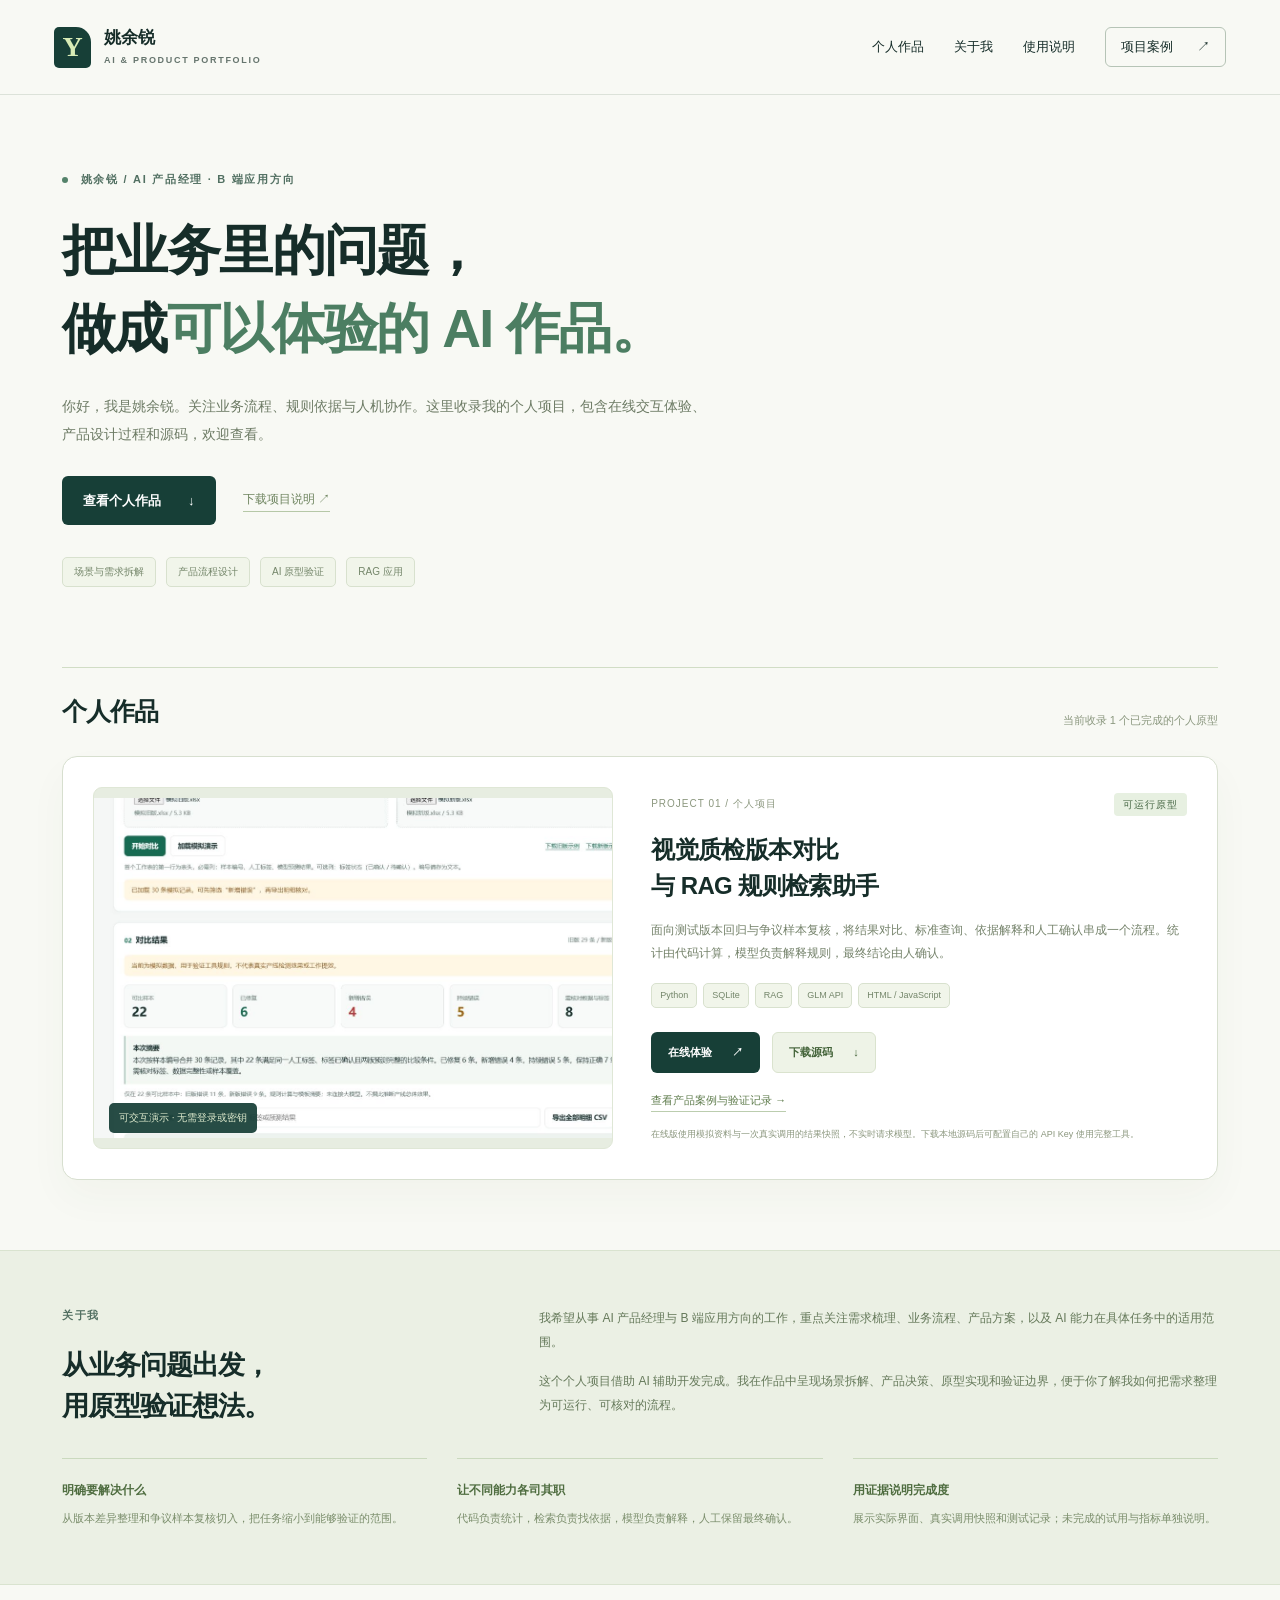
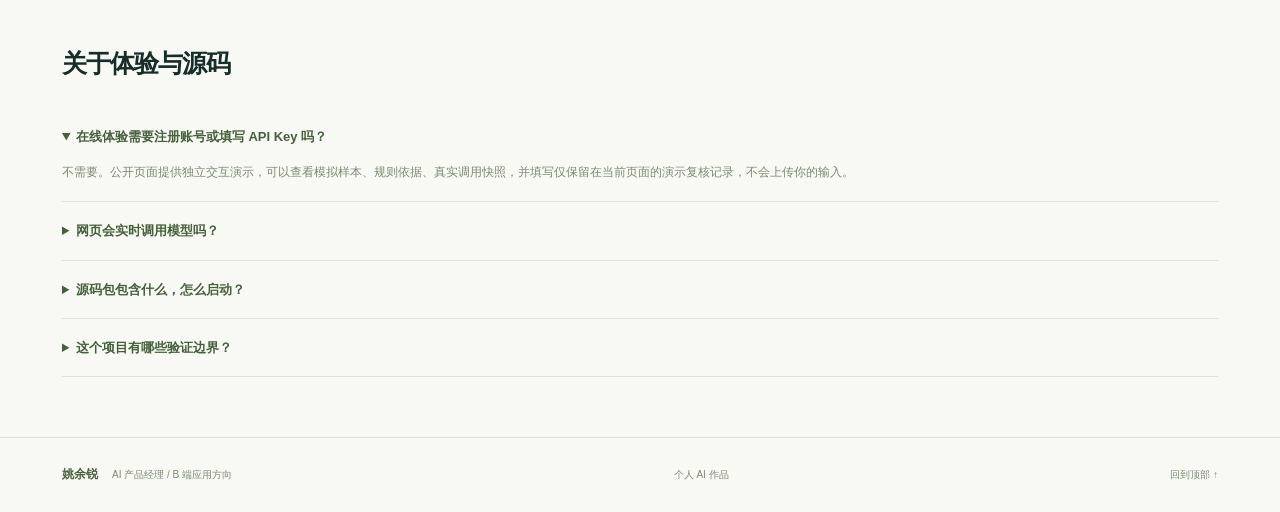
<file: index.html>
<!doctype html>
<html lang="zh-CN">
<head>
  <meta charset="utf-8"><meta name="viewport" content="width=device-width,initial-scale=1">
  <title>姚余锐｜个人 AI 作品与产品实践</title>
  <meta name="description" content="姚余锐的个人 AI 作品主页。关注 AI 产品经理与 B 端应用，提供可交互体验、产品案例和脱敏源码下载。">
  <meta name="theme-color" content="#173f37">
  <link rel="icon" href="assets/favicon.svg" type="image/svg+xml">
  <link rel="stylesheet" href="styles.css"><link rel="stylesheet" href="home.css">
</head>
<body class="hub">
<a class="skip" href="#main">跳到正文</a>
<header class="header"><a href="index.html" class="brand" aria-label="姚余锐个人作品首页"><span class="monogram">Y</span><span>姚余锐<span class="brand-sub">AI & PRODUCT PORTFOLIO</span></span></a><nav aria-label="主导航"><a href="#works">个人作品</a><a href="#about">关于我</a><a href="#questions">使用说明</a><a class="nav-cta" href="case-study.html">项目案例 <span aria-hidden="true">↗</span></a></nav></header>
<main id="main">
  <section class="wrap hub-intro"><p class="eyebrow"><span class="dot"></span> 姚余锐 / AI 产品经理 · B 端应用方向</p><h1>把业务里的问题，<br>做成<span>可以体验的 AI 作品。</span></h1><p class="intro-text">你好，我是姚余锐。关注业务流程、规则依据与人机协作。这里收录我的个人项目，包含在线交互体验、产品设计过程和源码，欢迎查看。</p><div class="intro-actions"><a class="button primary" href="#works">查看个人作品 <span>↓</span></a><a class="project-brief-link" href="assets/project-brief.txt" download>下载项目说明 ↗</a></div><div class="hub-tags"><span>场景与需求拆解</span><span>产品流程设计</span><span>AI 原型验证</span><span>RAG 应用</span></div></section>
  <section class="wrap hub-work" id="works"><div class="hub-section-heading"><h2>个人作品</h2><p>当前收录 1 个已完成的个人原型</p></div>
    <article class="project-card"><a class="project-image" href="case-study.html#demo" aria-label="体验视觉质检助手交互演示"><img src="assets/comparison.png" width="1265" height="712" alt="视觉质检版本对比助手实际界面：30条模拟记录中，22条可比，8条需核对"><span class="image-tag">可交互演示 · 无需登录或密钥</span></a><div class="project-info"><div class="project-number"><span>PROJECT 01 / 个人项目</span><span class="tag pale">可运行原型</span></div><h3>视觉质检版本对比<br>与 RAG 规则检索助手</h3><p>面向测试版本回归与争议样本复核，将结果对比、标准查询、依据解释和人工确认串成一个流程。统计由代码计算，模型负责解释规则，最终结论由人确认。</p><div class="hub-tags"><span>Python</span><span>SQLite</span><span>RAG</span><span>GLM API</span><span>HTML / JavaScript</span></div><div class="project-actions"><a class="button primary" href="case-study.html#demo">在线体验 <span>↗</span></a><a class="button secondary" href="assets/qc-rag-source.zip" download>下载源码 <span>↓</span></a></div><a class="case-link" href="case-study.html">查看产品案例与验证记录 →</a><small class="project-note">在线版使用模拟资料与一次真实调用的结果快照，不实时请求模型。下载本地源码后可配置自己的 API Key 使用完整工具。</small></div></article>
  </section>
  <section class="hub-about" id="about"><div class="wrap"><div class="about-layout"><div><p class="eyebrow">关于我</p><h2>从业务问题出发，<br>用原型验证想法。</h2></div><div class="about-copy"><p>我希望从事 AI 产品经理与 B 端应用方向的工作，重点关注需求梳理、业务流程、产品方案，以及 AI 能力在具体任务中的适用范围。</p><p>这个个人项目借助 AI 辅助开发完成。我在作品中呈现场景拆解、产品决策、原型实现和验证边界，便于你了解我如何把需求整理为可运行、可核对的流程。</p></div></div><div class="hub-method"><div><b>明确要解决什么</b><p>从版本差异整理和争议样本复核切入，把任务缩小到能够验证的范围。</p></div><div><b>让不同能力各司其职</b><p>代码负责统计，检索负责找依据，模型负责解释，人工保留最终确认。</p></div><div><b>用证据说明完成度</b><p>展示实际界面、真实调用快照和测试记录；未完成的试用与指标单独说明。</p></div></div></div></section>
  <section class="wrap hub-faq" id="questions"><h2>关于体验与源码</h2><details open><summary>在线体验需要注册账号或填写 API Key 吗？</summary><p>不需要。公开页面提供独立交互演示，可以查看模拟样本、规则依据、真实调用快照，并填写仅保留在当前页面的演示复核记录，不会上传你的输入。</p></details><details><summary>网页会实时调用模型吗？</summary><p>不会。为了避免免费模型高峰期不可用影响查看，网页展示已验证的真实模型回答快照，并明确标注。完整的本地工具支持真实模型调用，需要你自行配置有效的模型密钥。</p></details><details><summary>源码包包含什么，怎么启动？</summary><p>包括 Python / JavaScript / PowerShell 源码、模拟标准、模拟 Excel 和自动化测试，不含真实密钥、加密密钥或运行数据库。解压后安装 Python 3.10+，运行 python app.py --open；完整步骤见包内说明。<a class="case-link" href="assets/source-readme.txt" download>下载源码说明 →</a></p></details><details><summary>这个项目有哪些验证边界？</summary><p>已完成50份模拟文档的检索验证、75项离线检查，并核验过一次真实 GLM 调用返回 ok。本轮拒绝12条构造的引用异常回答，不代表模型幻觉发生次数。尚未完成真实用户任务试用、耗时对照或真实企业标准验证，不将原型测试结果作为产线效果或效率提升数据。详细记录见项目案例页。</p></details></section>
</main>
<div class="hub-footer"><footer class="footer wrap"><div><strong>姚余锐</strong><span>AI 产品经理 / B 端应用方向</span></div><p>个人 AI 作品</p><a href="#">回到顶部 ↑</a></footer></div>
</body></html>
</file>
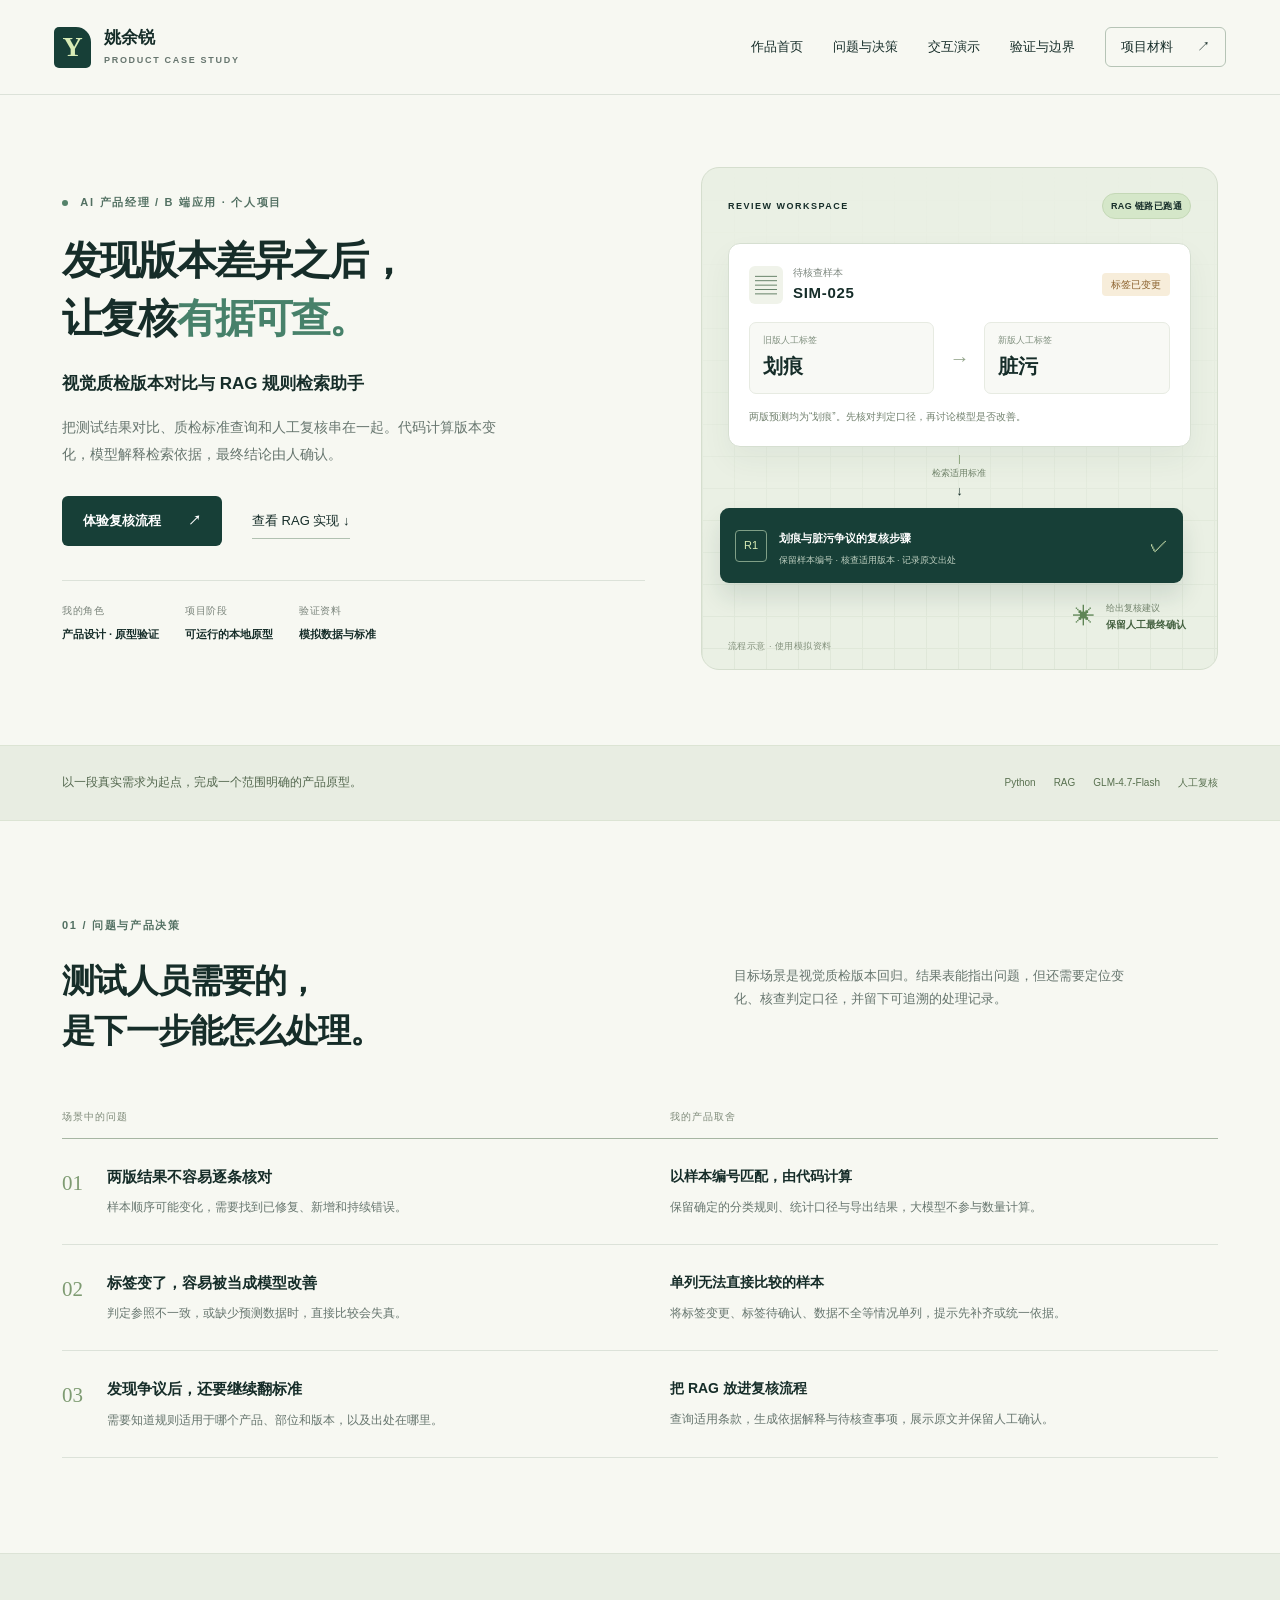
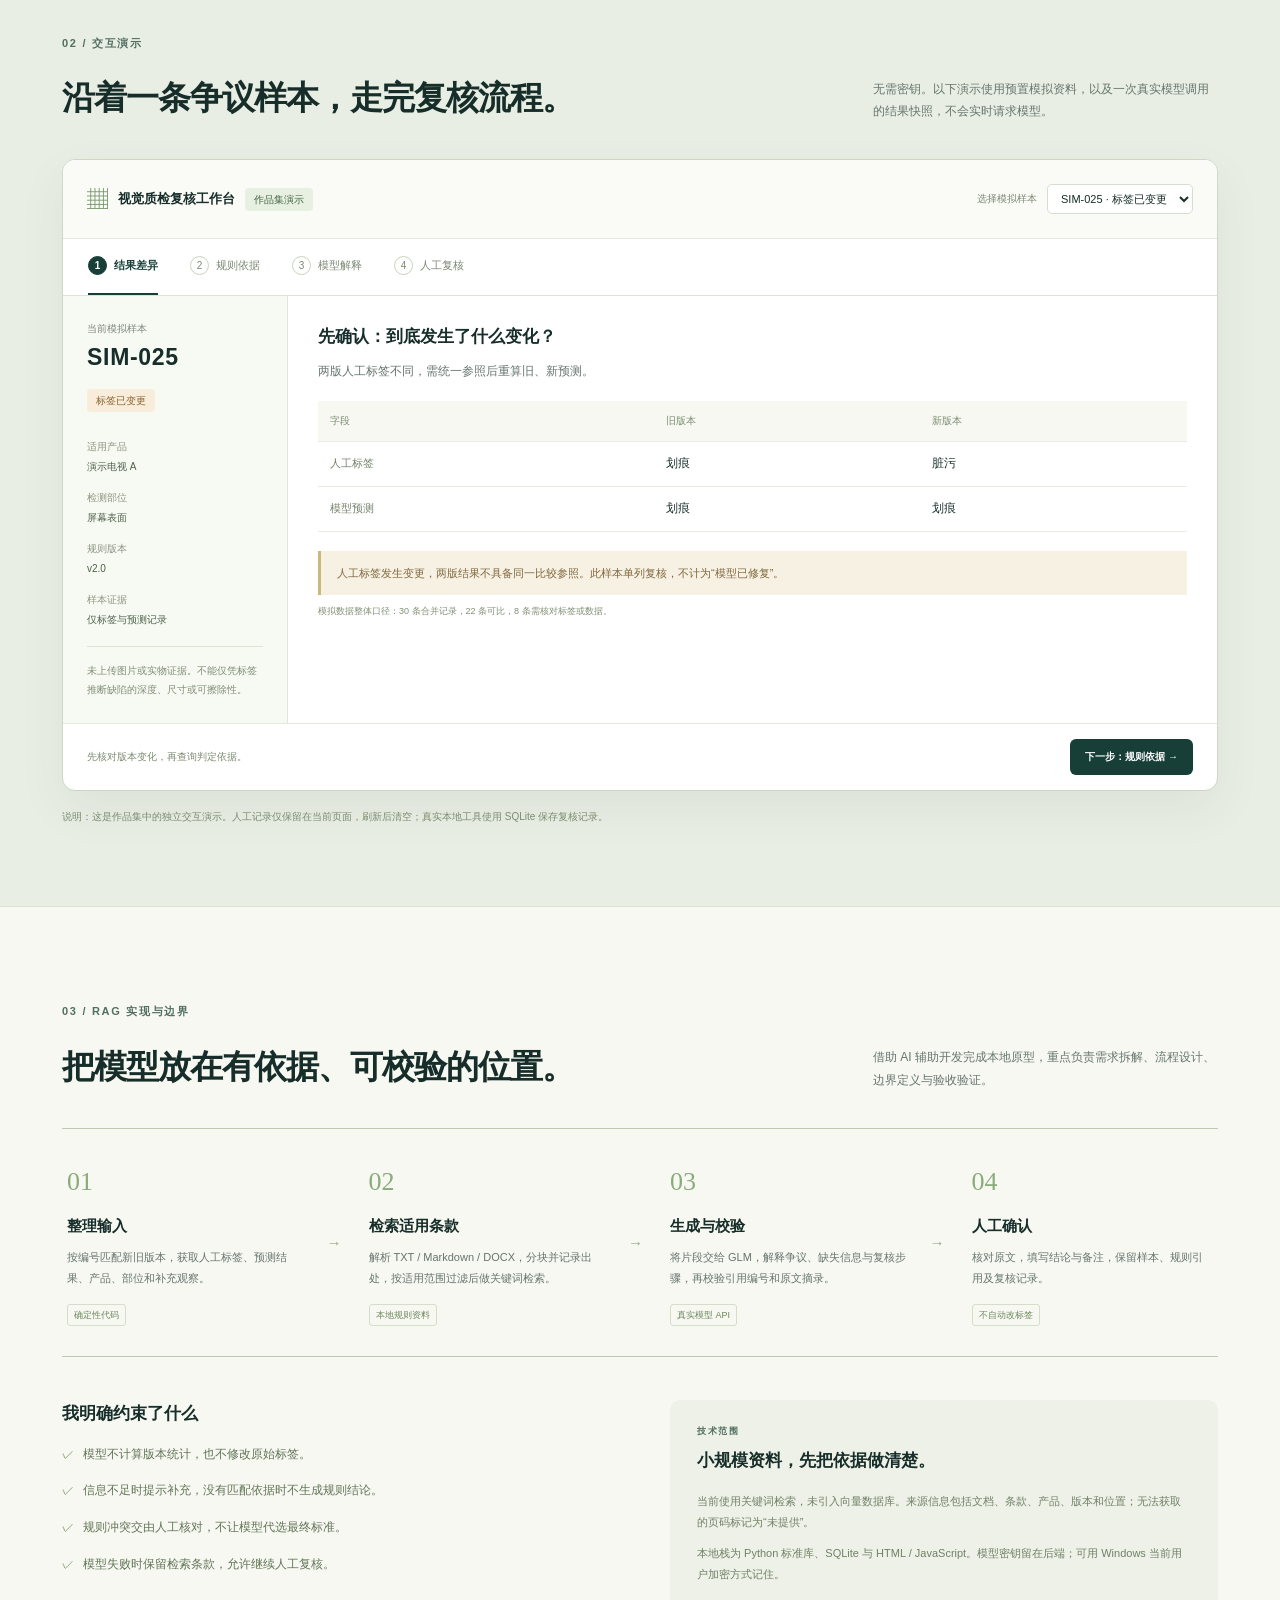
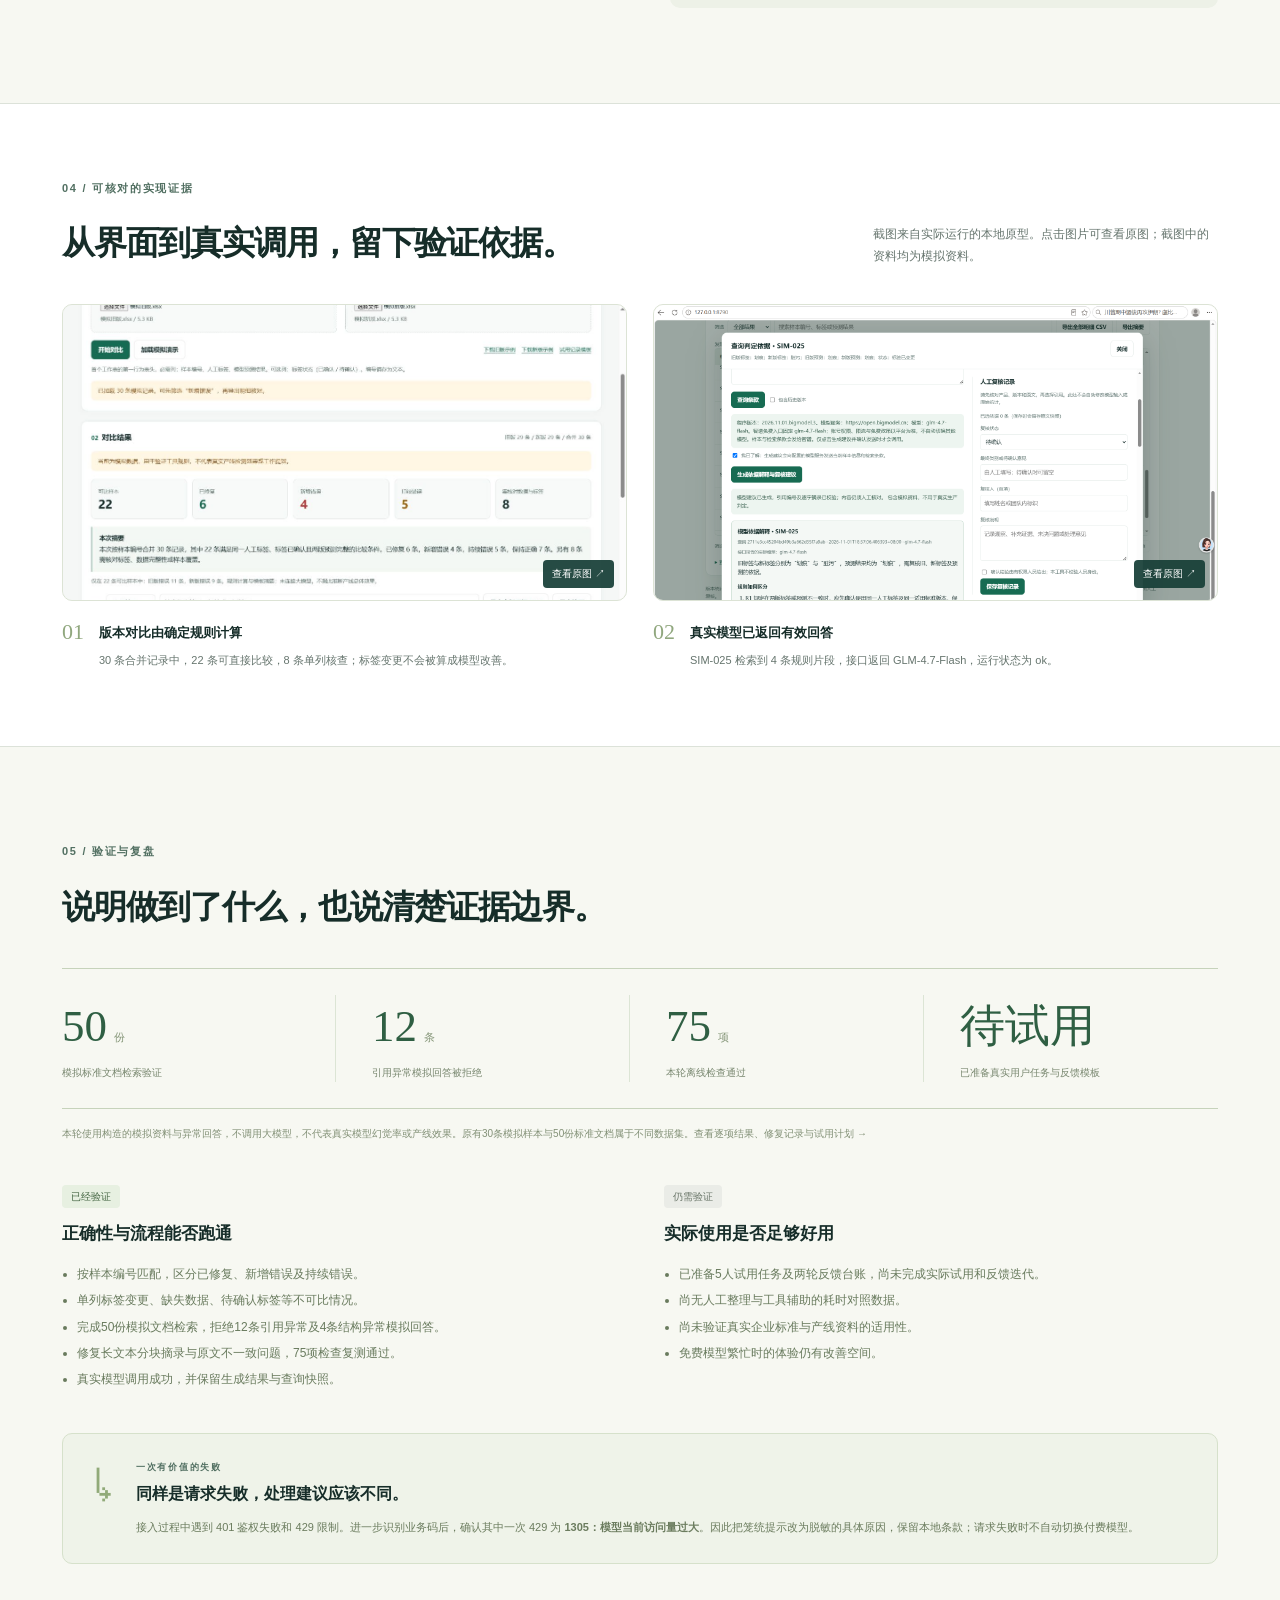
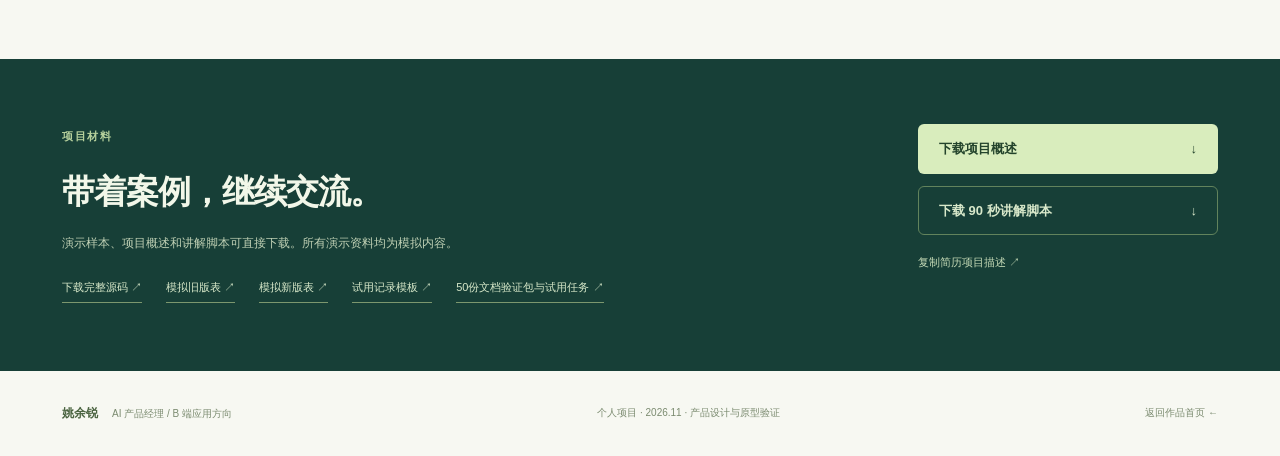
<file: case-study.html>
<!doctype html>
<html lang="zh-CN">
<head>
  <meta charset="utf-8"><meta name="viewport" content="width=device-width,initial-scale=1">
  <title>姚余锐｜视觉质检 RAG 助手 · 产品作品集</title>
  <meta name="description" content="姚余锐的 AI 产品经理与 B 端应用个人项目案例：从测试版本差异到规则依据、模型解释和人工复核。含可交互案例与真实生成快照。">
  <meta name="theme-color" content="#173f37">
  <link rel="icon" href="assets/favicon.svg" type="image/svg+xml">
  <link rel="stylesheet" href="styles.css">
  <script src="assets/case-data.js" defer></script><script src="portfolio.js" defer></script>
</head>
<body>
<a class="skip" href="#main">跳到正文</a>
<header class="header"><a href="index.html" class="brand" aria-label="姚余锐作品集首页"><span class="monogram">Y</span><span>姚余锐<span class="brand-sub">PRODUCT CASE STUDY</span></span></a><nav aria-label="主导航"><a href="index.html">作品首页</a><a href="#problem">问题与决策</a><a href="#demo">交互演示</a><a href="#validation">验证与边界</a><a class="nav-cta" href="#materials">项目材料 <span aria-hidden="true">↗</span></a></nav></header>
<main id="main">
<section class="hero wrap">
  <div class="hero-copy"><p class="eyebrow"><span class="dot"></span> AI 产品经理 / B 端应用 · 个人项目</p><h1>发现版本差异之后，<br>让复核<span class="accent">有据可查。</span></h1><p class="hero-lead">视觉质检版本对比与 RAG 规则检索助手</p><p class="hero-description">把测试结果对比、质检标准查询和人工复核串在一起。代码计算版本变化，模型解释检索依据，最终结论由人确认。</p><div class="hero-actions"><a class="button primary" href="#demo">体验复核流程 <span aria-hidden="true">↗</span></a><a class="text-link" href="#implementation">查看 RAG 实现 <span aria-hidden="true">↓</span></a></div><dl class="hero-meta"><div><dt>我的角色</dt><dd>产品设计 · 原型验证</dd></div><div><dt>项目阶段</dt><dd>可运行的本地原型</dd></div><div><dt>验证资料</dt><dd>模拟数据与标准</dd></div></dl></div>
  <div class="hero-visual" aria-label="从结果差异到规则依据的产品流程示意">
    <div class="visual-grid"></div><div class="visual-top"><span>REVIEW WORKSPACE</span><span class="live-pill">RAG 链路已跑通</span></div>
    <div class="sample-card"><div class="sample-title"><span class="file-icon">▤</span><div><span class="small-muted">待核查样本</span><strong>SIM-025</strong></div><span class="tag amber">标签已变更</span></div><div class="prediction-grid"><div><span>旧版人工标签</span><b>划痕</b></div><span class="change-arrow">→</span><div><span>新版人工标签</span><b>脏污</b></div></div><p>两版预测均为“划痕”。先核对判定口径，再讨论模型是否改善。</p></div>
    <div class="connector"><span></span><b>检索适用标准</b><span>↓</span></div>
    <div class="evidence-preview"><span class="source-index">R1</span><div><strong>划痕与脏污争议的复核步骤</strong><p>保留样本编号 · 核查适用版本 · 记录原文出处</p></div><span class="check-icon">✓</span></div>
    <div class="human-note"><span>✳</span><p>给出复核建议<br><strong>保留人工最终确认</strong></p></div><span class="visual-footnote">流程示意 · 使用模拟资料</span>
  </div>
</section>
<section class="project-strip"><div class="wrap strip-inner"><p>以一段真实需求为起点，完成一个范围明确的产品原型。</p><div><span>Python</span><span>RAG</span><span>GLM-4.7-Flash</span><span>人工复核</span></div></div></section>

<section id="problem" class="section wrap"><div class="section-intro"><p class="eyebrow">01 / 问题与产品决策</p><h2>测试人员需要的，<br>是下一步能怎么处理。</h2><p>目标场景是视觉质检版本回归。结果表能指出问题，但还需要定位变化、核查判定口径，并留下可追溯的处理记录。</p></div>
  <div class="decision-table"><div class="decision-head"><span>场景中的问题</span><span>我的产品取舍</span></div><article><div><span class="index">01</span><h3>两版结果不容易逐条核对</h3><p>样本顺序可能变化，需要找到已修复、新增和持续错误。</p></div><div><h4>以样本编号匹配，由代码计算</h4><p>保留确定的分类规则、统计口径与导出结果，大模型不参与数量计算。</p></div></article><article><div><span class="index">02</span><h3>标签变了，容易被当成模型改善</h3><p>判定参照不一致，或缺少预测数据时，直接比较会失真。</p></div><div><h4>单列无法直接比较的样本</h4><p>将标签变更、标签待确认、数据不全等情况单列，提示先补齐或统一依据。</p></div></article><article><div><span class="index">03</span><h3>发现争议后，还要继续翻标准</h3><p>需要知道规则适用于哪个产品、部位和版本，以及出处在哪里。</p></div><div><h4>把 RAG 放进复核流程</h4><p>查询适用条款，生成依据解释与待核查事项，展示原文并保留人工确认。</p></div></article></div>
</section>

<section id="demo" class="demo-section"><div class="wrap"><div class="section-heading"><div><p class="eyebrow">02 / 交互演示</p><h2>沿着一条争议样本，走完复核流程。</h2></div><p>无需密钥。以下演示使用预置模拟资料，以及一次真实模型调用的结果快照，不会实时请求模型。</p></div>
  <div class="workspace"><div class="workspace-top"><div><span class="workspace-symbol">▦</span><strong>视觉质检复核工作台</strong><span class="tag pale">作品集演示</span></div><label>选择模拟样本 <select id="sampleSelect"><option value="SIM-025">SIM-025 · 标签已变更</option><option value="SIM-026">SIM-026 · 数据不完整</option><option value="SIM-007">SIM-007 · 新增错误</option></select></label></div>
  <div class="step-tabs" role="tablist" aria-label="复核步骤"><button id="tab-0" role="tab" aria-selected="true" aria-controls="demoPanel" data-step="0"><span>1</span>结果差异</button><button id="tab-1" role="tab" aria-selected="false" aria-controls="demoPanel" data-step="1"><span>2</span>规则依据</button><button id="tab-2" role="tab" aria-selected="false" aria-controls="demoPanel" data-step="2"><span>3</span>模型解释</button><button id="tab-3" role="tab" aria-selected="false" aria-controls="demoPanel" data-step="3"><span>4</span>人工复核</button></div>
  <div class="workspace-body"><aside class="sample-summary"><div class="small-muted">当前模拟样本</div><h3 id="sampleId">SIM-025</h3><span id="sampleStatus" class="tag amber">标签已变更</span><dl><div><dt>适用产品</dt><dd>演示电视 A</dd></div><div><dt>检测部位</dt><dd>屏幕表面</dd></div><div><dt>规则版本</dt><dd>v2.0</dd></div><div><dt>样本证据</dt><dd>仅标签与预测记录</dd></div></dl><p class="aside-note">未上传图片或实物证据。不能仅凭标签推断缺陷的深度、尺寸或可擦除性。</p></aside><div id="demoPanel" role="tabpanel" aria-labelledby="tab-0" tabindex="0"></div></div>
  <div class="workspace-bottom"><span id="stepHint">先核对版本变化，再查询判定依据。</span><button id="nextStep" class="button small primary">下一步：规则依据 →</button></div></div>
  <p class="demo-footnote">说明：这是作品集中的独立交互演示。人工记录仅保留在当前页面，刷新后清空；真实本地工具使用 SQLite 保存复核记录。</p>
</div></section>

<section id="implementation" class="section wrap"><div class="section-heading"><div><p class="eyebrow">03 / RAG 实现与边界</p><h2>把模型放在有依据、可校验的位置。</h2></div><p>借助 AI 辅助开发完成本地原型，重点负责需求拆解、流程设计、边界定义与验收验证。</p></div>
  <div class="architecture"><article><span class="arch-number">01</span><h3>整理输入</h3><p>按编号匹配新旧版本，获取人工标签、预测结果、产品、部位和补充观察。</p><small>确定性代码</small></article><span class="arch-arrow">→</span><article><span class="arch-number">02</span><h3>检索适用条款</h3><p>解析 TXT / Markdown / DOCX，分块并记录出处，按适用范围过滤后做关键词检索。</p><small>本地规则资料</small></article><span class="arch-arrow">→</span><article><span class="arch-number">03</span><h3>生成与校验</h3><p>将片段交给 GLM，解释争议、缺失信息与复核步骤，再校验引用编号和原文摘录。</p><small>真实模型 API</small></article><span class="arch-arrow">→</span><article><span class="arch-number">04</span><h3>人工确认</h3><p>核对原文，填写结论与备注，保留样本、规则引用及复核记录。</p><small>不自动改标签</small></article></div>
  <div class="boundary-grid"><div><h3>我明确约束了什么</h3><ul class="check-list"><li>模型不计算版本统计，也不修改原始标签。</li><li>信息不足时提示补充，没有匹配依据时不生成规则结论。</li><li>规则冲突交由人工核对，不让模型代选最终标准。</li><li>模型失败时保留检索条款，允许继续人工复核。</li></ul></div><div class="implementation-note"><p class="eyebrow">技术范围</p><h3>小规模资料，先把依据做清楚。</h3><p>当前使用关键词检索，未引入向量数据库。来源信息包括文档、条款、产品、版本和位置；无法获取的页码标记为“未提供”。</p><p>本地栈为 Python 标准库、SQLite 与 HTML / JavaScript。模型密钥留在后端；可用 Windows 当前用户加密方式记住。</p></div></div>
</section>

<section class="evidence-section"><div class="wrap"><div class="section-heading"><div><p class="eyebrow">04 / 可核对的实现证据</p><h2>从界面到真实调用，留下验证依据。</h2></div><p>截图来自实际运行的本地原型。点击图片可查看原图；截图中的资料均为模拟资料。</p></div><div class="screenshots"><figure><button class="image-button" data-image="assets/comparison.png" data-caption="本地工具 · 模拟版本对比结果"><img src="assets/comparison.png" alt="本地工具模拟版本对比：22条可比样本、6条已修复、4条新增错误、5条持续错误和8条需核对记录" loading="lazy" width="1265" height="712"><span class="zoom-label">查看原图 ↗</span></button><figcaption><span>01</span><div><strong>版本对比由确定规则计算</strong><p>30 条合并记录中，22 条可直接比较，8 条单列核查；标签变更不会被算成模型改善。</p></div></figcaption></figure><figure><button class="image-button" data-image="assets/rag-success.png" data-caption="真实模型调用 · SIM-025 成功结果"><img src="assets/rag-success.png" alt="SIM-025真实调用GLM-4.7-Flash成功，模型建议已生成，引用编号及逐字摘录已校验" loading="lazy" width="1838" height="1031"><span class="zoom-label">查看原图 ↗</span></button><figcaption><span>02</span><div><strong>真实模型已返回有效回答</strong><p>SIM-025 检索到 4 条规则片段，接口返回 GLM-4.7-Flash，运行状态为 ok。</p></div></figcaption></figure></div></div></section>

<section id="validation" class="section wrap"><div class="section-heading"><div><p class="eyebrow">05 / 验证与复盘</p><h2>说明做到了什么，也说清楚证据边界。</h2></div></div><div class="validation-stats"><div><b>50<span>份</span></b><p>模拟标准文档检索验证</p></div><div><b>12<span>条</span></b><p>引用异常模拟回答被拒绝</p></div><div><b>75<span>项</span></b><p>本轮离线检查通过</p></div><div><b>待试用</b><p>已准备真实用户任务与反馈模板</p></div></div>
<p class="validation-caption">本轮使用构造的模拟资料与异常回答，不调用大模型，不代表真实模型幻觉率或产线效果。原有30条模拟样本与50份标准文档属于不同数据集。<a href="validation.html">查看逐项结果、修复记录与试用计划 →</a></p>
<div class="verification-grid"><article><span class="tag pale">已经验证</span><h3>正确性与流程能否跑通</h3><ul><li>按样本编号匹配，区分已修复、新增错误及持续错误。</li><li>单列标签变更、缺失数据、待确认标签等不可比情况。</li><li>完成50份模拟文档检索，拒绝12条引用异常及4条结构异常模拟回答。</li><li>修复长文本分块摘录与原文不一致问题，75项检查复测通过。</li><li>真实模型调用成功，并保留生成结果与查询快照。</li></ul></article><article><span class="tag neutral">仍需验证</span><h3>实际使用是否足够好用</h3><ul><li>已准备5人试用任务及两轮反馈台账，尚未完成实际试用和反馈迭代。</li><li>尚无人工整理与工具辅助的耗时对照数据。</li><li>尚未验证真实企业标准与产线资料的适用性。</li><li>免费模型繁忙时的体验仍有改善空间。</li></ul></article></div>
<div class="lesson"><span class="lesson-mark">↳</span><div><p class="eyebrow">一次有价值的失败</p><h3>同样是请求失败，处理建议应该不同。</h3><p>接入过程中遇到 401 鉴权失败和 429 限制。进一步识别业务码后，确认其中一次 429 为 <strong>1305：模型当前访问量过大</strong>。因此把笼统提示改为脱敏的具体原因，保留本地条款；请求失败时不自动切换付费模型。</p></div></div>
</section>

<section id="materials" class="materials-section"><div class="wrap materials-inner"><div><p class="eyebrow">项目材料</p><h2>带着案例，继续交流。</h2><p>演示样本、项目概述和讲解脚本可直接下载。所有演示资料均为模拟内容。</p><div class="download-links"><a href="assets/qc-rag-source.zip" download>下载完整源码 ↗</a><a href="assets/demo-old.xlsx" download>模拟旧版表 ↗</a><a href="assets/demo-new.xlsx" download>模拟新版表 ↗</a><a href="assets/usability-test-template.xlsx" download>试用记录模板 ↗</a><a href="assets/validation-kit.zip" download>50份文档验证包与试用任务 ↗</a></div></div><div class="material-actions"><a class="button light" href="assets/project-brief.txt" download>下载项目概述 <span>↓</span></a><a class="button outline-light" href="assets/demo-script.txt" download>下载 90 秒讲解脚本 <span>↓</span></a><button class="text-light" id="copyResume">复制简历项目描述 ↗</button><span id="copyStatus" role="status" aria-live="polite"></span></div></div></section>
<footer class="footer wrap"><div><strong>姚余锐</strong><span>AI 产品经理 / B 端应用方向</span></div><p>个人项目 · 2026.11 · 产品设计与原型验证</p><a href="index.html">返回作品首页 ←</a></footer>
</main>
<dialog id="imageDialog" class="image-dialog"><div class="image-dialog-bar"><span id="imageCaption"></span><button id="closeImage" aria-label="关闭原图">关闭 ×</button></div><img id="fullImage" alt=""></dialog>
</body></html>
</file>
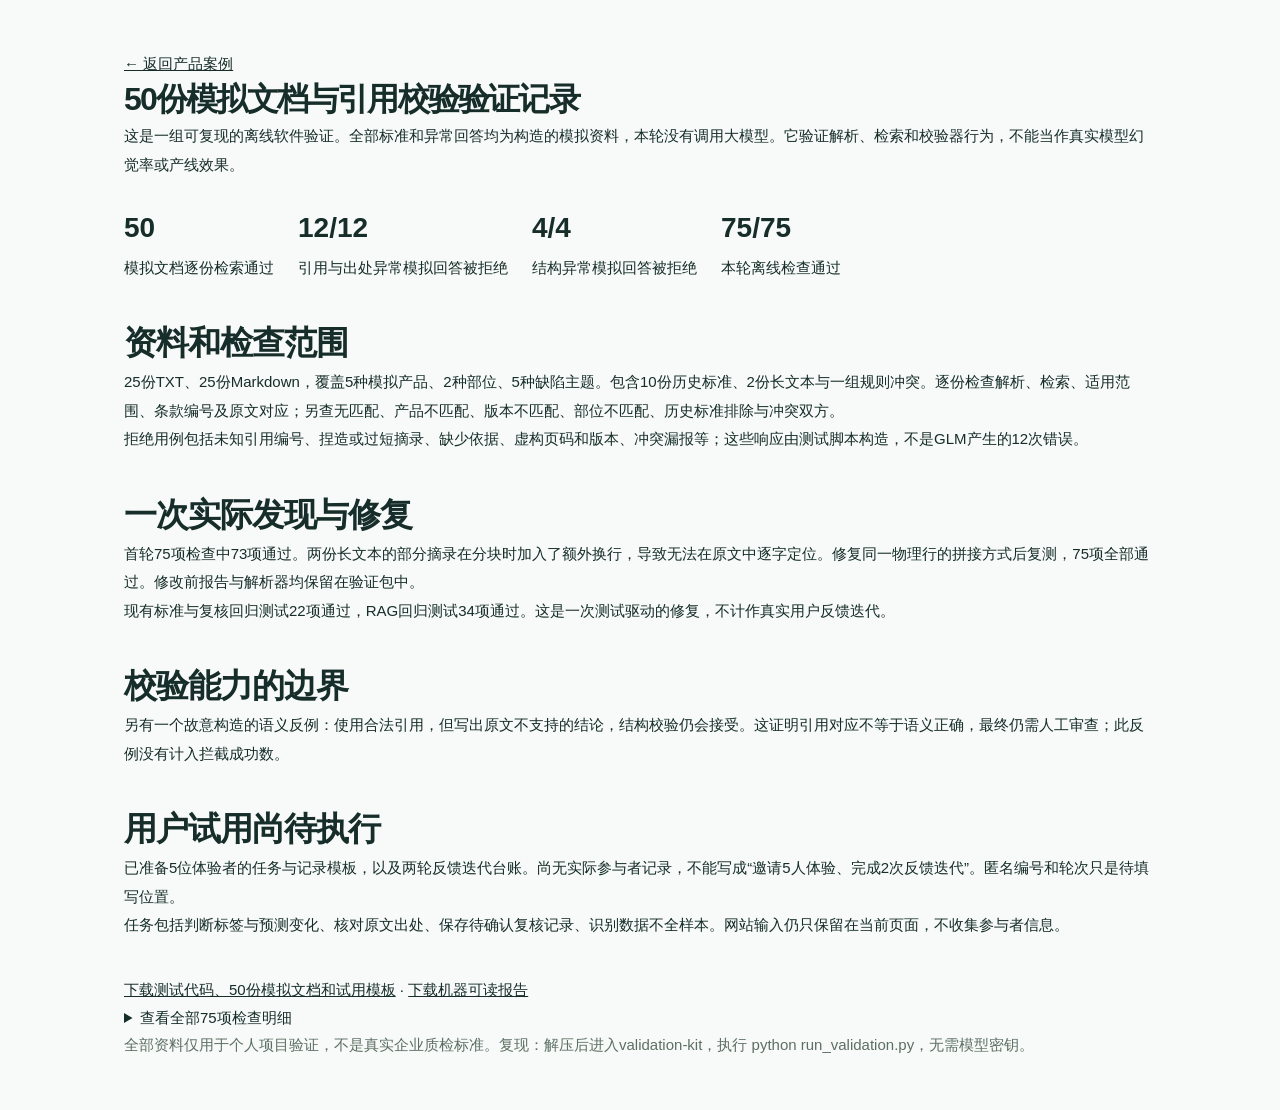
<file: validation.html>
<!doctype html><html lang="zh-CN"><head><meta charset="utf-8"><meta name="viewport" content="width=device-width,initial-scale=1"><title>模拟文档与引用校验验证记录｜姚余锐</title><link rel="stylesheet" href="styles.css"><style>body{background:#f7faf8}main{max-width:1080px;margin:50px auto;padding:0 24px}h1{font-size:32px}p,li{line-height:1.9}.metrics{display:flex;flex-wrap:wrap;gap:24px;margin:24px 0}.metrics strong{font-size:28px}.table-wrap{overflow:auto}table{width:100%;border-collapse:collapse;font-size:13px}td,th{border-bottom:1px solid #d8e2dc;padding:12px;text-align:left;min-width:100px}a{text-decoration:underline}section{margin:36px 0}.note{color:#5d6f64}</style></head><body><main><a href="case-study.html#validation">← 返回产品案例</a><h1>50份模拟文档与引用校验验证记录</h1><p>这是一组可复现的离线软件验证。全部标准和异常回答均为构造的模拟资料，本轮没有调用大模型。它验证解析、检索和校验器行为，不能当作真实模型幻觉率或产线效果。</p><div class="metrics"><div><strong>50</strong><p>模拟文档逐份检索通过</p></div><div><strong>12/12</strong><p>引用与出处异常模拟回答被拒绝</p></div><div><strong>4/4</strong><p>结构异常模拟回答被拒绝</p></div><div><strong>75/75</strong><p>本轮离线检查通过</p></div></div><section><h2>资料和检查范围</h2><p>25份TXT、25份Markdown，覆盖5种模拟产品、2种部位、5种缺陷主题。包含10份历史标准、2份长文本与一组规则冲突。逐份检查解析、检索、适用范围、条款编号及原文对应；另查无匹配、产品不匹配、版本不匹配、部位不匹配、历史标准排除与冲突双方。</p><p>拒绝用例包括未知引用编号、捏造或过短摘录、缺少依据、虚构页码和版本、冲突漏报等；这些响应由测试脚本构造，不是GLM产生的12次错误。</p></section><section><h2>一次实际发现与修复</h2><p>首轮75项检查中73项通过。两份长文本的部分摘录在分块时加入了额外换行，导致无法在原文中逐字定位。修复同一物理行的拼接方式后复测，75项全部通过。修改前报告与解析器均保留在验证包中。</p><p>现有标准与复核回归测试22项通过，RAG回归测试34项通过。这是一次测试驱动的修复，不计作真实用户反馈迭代。</p></section><section><h2>校验能力的边界</h2><p>另有一个故意构造的语义反例：使用合法引用，但写出原文不支持的结论，结构校验仍会接受。这证明引用对应不等于语义正确，最终仍需人工审查；此反例没有计入拦截成功数。</p></section><section><h2>用户试用尚待执行</h2><p>已准备5位体验者的任务与记录模板，以及两轮反馈迭代台账。尚无实际参与者记录，不能写成“邀请5人体验、完成2次反馈迭代”。匿名编号和轮次只是待填写位置。</p><p>任务包括判断标签与预测变化、核对原文出处、保存待确认复核记录、识别数据不全样本。网站输入仍只保留在当前页面，不收集参与者信息。</p></section><p><a href="assets/validation-kit.zip" download>下载测试代码、50份模拟文档和试用模板</a> · <a href="assets/validation-report.json" download>下载机器可读报告</a></p><details><summary>查看全部75项检查明细</summary><div class="table-wrap"><table><thead><tr><th>编号</th><th>预期</th><th>实际</th><th>备注或拒绝原因</th></tr></thead><tbody><tr><td>SIM-DOC-001</td><td>正确检索且出处对应</td><td>3 条片段</td><td>SIM-DOC-001.txt</td></tr><tr><td>SIM-DOC-002</td><td>正确检索且出处对应</td><td>3 条片段</td><td>SIM-DOC-002.md</td></tr><tr><td>SIM-DOC-003</td><td>正确检索且出处对应</td><td>4 条片段</td><td>SIM-DOC-003.txt</td></tr><tr><td>SIM-DOC-004</td><td>正确检索且出处对应</td><td>3 条片段</td><td>SIM-DOC-004.md</td></tr><tr><td>SIM-DOC-005</td><td>正确检索且出处对应</td><td>3 条片段</td><td>SIM-DOC-005.txt</td></tr><tr><td>SIM-DOC-006</td><td>正确检索且出处对应</td><td>3 条片段</td><td>SIM-DOC-006.md</td></tr><tr><td>SIM-DOC-007</td><td>正确检索且出处对应</td><td>3 条片段</td><td>SIM-DOC-007.txt</td></tr><tr><td>SIM-DOC-008</td><td>正确检索且出处对应</td><td>3 条片段</td><td>SIM-DOC-008.md</td></tr><tr><td>SIM-DOC-009</td><td>正确检索且出处对应</td><td>3 条片段</td><td>SIM-DOC-009.txt</td></tr><tr><td>SIM-DOC-010</td><td>正确检索且出处对应</td><td>3 条片段</td><td>SIM-DOC-010.md</td></tr><tr><td>SIM-DOC-011</td><td>正确检索且出处对应</td><td>3 条片段</td><td>SIM-DOC-011.txt</td></tr><tr><td>SIM-DOC-012</td><td>正确检索且出处对应</td><td>3 条片段</td><td>SIM-DOC-012.md</td></tr><tr><td>SIM-DOC-013</td><td>正确检索且出处对应</td><td>4 条片段</td><td>SIM-DOC-013.txt</td></tr><tr><td>SIM-DOC-014</td><td>正确检索且出处对应</td><td>3 条片段</td><td>SIM-DOC-014.md</td></tr><tr><td>SIM-DOC-015</td><td>正确检索且出处对应</td><td>3 条片段</td><td>SIM-DOC-015.txt</td></tr><tr><td>SIM-DOC-016</td><td>正确检索且出处对应</td><td>3 条片段</td><td>SIM-DOC-016.md</td></tr><tr><td>SIM-DOC-017</td><td>正确检索且出处对应</td><td>3 条片段</td><td>SIM-DOC-017.txt</td></tr><tr><td>SIM-DOC-018</td><td>正确检索且出处对应</td><td>3 条片段</td><td>SIM-DOC-018.md</td></tr><tr><td>SIM-DOC-019</td><td>正确检索且出处对应</td><td>3 条片段</td><td>SIM-DOC-019.txt</td></tr><tr><td>SIM-DOC-020</td><td>正确检索且出处对应</td><td>3 条片段</td><td>SIM-DOC-020.md</td></tr><tr><td>SIM-DOC-021</td><td>正确检索且出处对应</td><td>3 条片段</td><td>SIM-DOC-021.txt</td></tr><tr><td>SIM-DOC-022</td><td>正确检索且出处对应</td><td>3 条片段</td><td>SIM-DOC-022.md</td></tr><tr><td>SIM-DOC-023</td><td>正确检索且出处对应</td><td>3 条片段</td><td>SIM-DOC-023.txt</td></tr><tr><td>SIM-DOC-024</td><td>正确检索且出处对应</td><td>3 条片段</td><td>SIM-DOC-024.md</td></tr><tr><td>SIM-DOC-025</td><td>正确检索且出处对应</td><td>3 条片段</td><td>SIM-DOC-025.txt</td></tr><tr><td>SIM-DOC-026</td><td>正确检索且出处对应</td><td>3 条片段</td><td>SIM-DOC-026.md</td></tr><tr><td>SIM-DOC-027</td><td>正确检索且出处对应</td><td>3 条片段</td><td>SIM-DOC-027.txt</td></tr><tr><td>SIM-DOC-028</td><td>正确检索且出处对应</td><td>3 条片段</td><td>SIM-DOC-028.md</td></tr><tr><td>SIM-DOC-029</td><td>正确检索且出处对应</td><td>3 条片段</td><td>SIM-DOC-029.txt</td></tr><tr><td>SIM-DOC-030</td><td>正确检索且出处对应</td><td>3 条片段</td><td>SIM-DOC-030.md</td></tr><tr><td>SIM-DOC-031</td><td>正确检索且出处对应</td><td>3 条片段</td><td>SIM-DOC-031.txt</td></tr><tr><td>SIM-DOC-032</td><td>正确检索且出处对应</td><td>3 条片段</td><td>SIM-DOC-032.md</td></tr><tr><td>SIM-DOC-033</td><td>正确检索且出处对应</td><td>3 条片段</td><td>SIM-DOC-033.txt</td></tr><tr><td>SIM-DOC-034</td><td>正确检索且出处对应</td><td>3 条片段</td><td>SIM-DOC-034.md</td></tr><tr><td>SIM-DOC-035</td><td>正确检索且出处对应</td><td>3 条片段</td><td>SIM-DOC-035.txt</td></tr><tr><td>SIM-DOC-036</td><td>正确检索且出处对应</td><td>3 条片段</td><td>SIM-DOC-036.md</td></tr><tr><td>SIM-DOC-037</td><td>正确检索且出处对应</td><td>3 条片段</td><td>SIM-DOC-037.txt</td></tr><tr><td>SIM-DOC-038</td><td>正确检索且出处对应</td><td>3 条片段</td><td>SIM-DOC-038.md</td></tr><tr><td>SIM-DOC-039</td><td>正确检索且出处对应</td><td>3 条片段</td><td>SIM-DOC-039.txt</td></tr><tr><td>SIM-DOC-040</td><td>正确检索且出处对应</td><td>3 条片段</td><td>SIM-DOC-040.md</td></tr><tr><td>SIM-DOC-041</td><td>正确检索且出处对应</td><td>3 条片段</td><td>SIM-DOC-041.txt</td></tr><tr><td>SIM-DOC-042</td><td>正确检索且出处对应</td><td>3 条片段</td><td>SIM-DOC-042.md</td></tr><tr><td>SIM-DOC-043</td><td>正确检索且出处对应</td><td>3 条片段</td><td>SIM-DOC-043.txt</td></tr><tr><td>SIM-DOC-044</td><td>正确检索且出处对应</td><td>3 条片段</td><td>SIM-DOC-044.md</td></tr><tr><td>SIM-DOC-045</td><td>正确检索且出处对应</td><td>3 条片段</td><td>SIM-DOC-045.txt</td></tr><tr><td>SIM-DOC-046</td><td>正确检索且出处对应</td><td>3 条片段</td><td>SIM-DOC-046.md</td></tr><tr><td>SIM-DOC-047</td><td>正确检索且出处对应</td><td>3 条片段</td><td>SIM-DOC-047.txt</td></tr><tr><td>SIM-DOC-048</td><td>正确检索且出处对应</td><td>3 条片段</td><td>SIM-DOC-048.md</td></tr><tr><td>SIM-DOC-049</td><td>正确检索且出处对应</td><td>3 条片段</td><td>SIM-DOC-049.txt</td></tr><tr><td>SIM-DOC-050</td><td>正确检索且出处对应</td><td>3 条片段</td><td>SIM-DOC-050.md</td></tr><tr><td>NO-MATCH</td><td>0 条匹配</td><td>0 条匹配</td><td></td></tr><tr><td>PRODUCT-MISMATCH</td><td>0 条匹配</td><td>0 条匹配</td><td></td></tr><tr><td>VERSION-MISMATCH</td><td>0 条匹配</td><td>0 条匹配</td><td></td></tr><tr><td>PART-MISMATCH</td><td>0 条匹配</td><td>0 条匹配</td><td></td></tr><tr><td>ARCHIVED-EXCLUDED</td><td>0 条匹配</td><td>0 条匹配</td><td></td></tr><tr><td>CONFLICT-RETRIEVAL</td><td>列出冲突双方</td><td>1</td><td></td></tr><tr><td>VALID-ANSWER</td><td>接受</td><td>接受</td><td></td></tr><tr><td>VALID-CONFLICT</td><td>接受</td><td>接受</td><td></td></tr><tr><td>UNKNOWN-EVIDENCE</td><td>拒绝</td><td>拒绝</td><td>引用编号未检索到</td></tr><tr><td>UNKNOWN-INLINE</td><td>拒绝</td><td>拒绝</td><td>存在无效引用编号</td></tr><tr><td>FABRICATED-QUOTE</td><td>拒绝</td><td>拒绝</td><td>引用摘录与原文不一致</td></tr><tr><td>SHORT-QUOTE</td><td>拒绝</td><td>拒绝</td><td>引用摘录与原文不一致</td></tr><tr><td>NO-DISTINCTION-EVIDENCE</td><td>拒绝</td><td>拒绝</td><td>规则解释缺少引用</td></tr><tr><td>NO-REVIEW-EVIDENCE</td><td>拒绝</td><td>拒绝</td><td>规则解释缺少引用</td></tr><tr><td>INVENTED-PAGE</td><td>拒绝</td><td>拒绝</td><td>回答中含未经许可的出处元数据</td></tr><tr><td>INVENTED-VERSION</td><td>拒绝</td><td>拒绝</td><td>回答中含未经许可的出处元数据</td></tr><tr><td>UNKNOWN-INFO-REF</td><td>拒绝</td><td>拒绝</td><td>引用编号未检索到</td></tr><tr><td>MISSING-CONFLICT</td><td>拒绝</td><td>拒绝</td><td>未列明已知冲突的双方依据</td></tr><tr><td>ONE-SIDED-CONFLICT</td><td>拒绝</td><td>拒绝</td><td>未列明已知冲突的双方依据</td></tr><tr><td>NO-CONFLICT-EVIDENCE</td><td>拒绝</td><td>拒绝</td><td>规则解释缺少引用</td></tr><tr><td>MISSING-FIELD</td><td>拒绝</td><td>拒绝</td><td>回答结构不符合约定</td></tr><tr><td>EXTRA-FIELD</td><td>拒绝</td><td>拒绝</td><td>回答结构不符合约定</td></tr><tr><td>WRONG-TYPE</td><td>拒绝</td><td>拒绝</td><td>回答条目无效</td></tr><tr><td>EMPTY-DISPUTE</td><td>拒绝</td><td>拒绝</td><td>文本字段无效</td></tr><tr><td>SEMANTIC-LIMIT</td><td>记录结构校验无法识别该语义错误</td><td>被接受，仍需人工审核</td><td>合法引用不保证结论受原文支持；此项不得记为拦截成功。</td></tr></tbody></table></div></details><p class="note">全部资料仅用于个人项目验证，不是真实企业质检标准。复现：解压后进入validation-kit，执行 python run_validation.py，无需模型密钥。</p></main></body></html>
</file>
<file: styles.css>
@charset "UTF-8";
:root{--ink:#162d29;--muted:#66756e;--line:#dce2d9;--paper:#f7f8f2;--green:#173f37;--accent:#d8ecb6;--white:#fff;--amber:#8c6330;--radius:18px}
*{box-sizing:border-box}html{scroll-behavior:smooth;scroll-padding-top:95px}body{margin:0;background:var(--paper);color:var(--ink);font-family:"Segoe UI","Microsoft YaHei","PingFang SC",sans-serif;font-size:15px;line-height:1.8;-webkit-font-smoothing:antialiased}a{color:inherit;text-decoration:none}button,input,select,textarea{font:inherit}button,a,select,input,textarea{-webkit-tap-highlight-color:transparent}button{cursor:pointer}button:disabled{cursor:not-allowed;opacity:.5}button:focus-visible,a:focus-visible,select:focus-visible,input:focus-visible,textarea:focus-visible{outline:3px solid #6a9d76;outline-offset:4px}img{display:block;max-width:100%}p,h1,h2,h3,h4,dl,figure{margin:0}ul{padding-left:1.25em}p{overflow-wrap:anywhere}.wrap{max-width:1240px;padding-inline:42px;margin-inline:auto}.skip{position:absolute;left:20px;top:-70px;background:var(--green);color:white;padding:10px 18px;z-index:100}.skip:focus{top:10px}.header{height:95px;max-width:1410px;padding:0 54px;margin:auto;display:flex;align-items:center;justify-content:space-between;gap:25px;border-bottom:1px solid var(--line)}.brand{display:flex;align-items:center;gap:13px;line-height:1.3;font-weight:650;font-size:17px}.monogram{width:37px;height:41px;display:grid;place-items:center;background:var(--green);color:var(--accent);font-family:Georgia,serif;font-size:28px;border-radius:5px 15px 5px 5px}.brand-sub{display:block;font-size:9px;letter-spacing:1.7px;color:var(--muted);margin-top:6px;font-weight:550}.header nav{display:flex;align-items:center;gap:30px;font-size:13px}.header nav a:hover{color:#3b7963}.nav-cta{border:1px solid #b6c4b6;padding:7px 15px;border-radius:6px;display:flex;gap:24px;align-items:center}.hero{min-height:650px;display:grid;grid-template-columns:1.06fr .94fr;align-items:center;gap:56px;padding-top:65px;padding-bottom:68px}.eyebrow{font-size:11px;letter-spacing:1.7px;font-weight:600;text-transform:uppercase;color:#527062;margin-bottom:20px}.dot{display:inline-block;width:6px;height:6px;border-radius:50%;background:#54826a;vertical-align:middle;margin-right:8px}h1{font-size:clamp(33px,3.15vw,48px);line-height:1.42;letter-spacing:-1.8px;font-weight:650}.accent{color:#47816a;position:relative;white-space:nowrap}.hero-lead{font-size:17px;font-weight:600;margin-top:22px}.hero-description{color:var(--muted);max-width:450px;margin-top:14px;font-size:14px;line-height:1.95}.hero-actions{display:flex;gap:30px;align-items:center;margin:28px 0 34px}.button{display:inline-flex;align-items:center;justify-content:space-between;gap:27px;padding:12px 20px;border:1px solid transparent;border-radius:6px;font-size:13px;font-weight:600;transition:background .15s,transform .15s}.button:hover{transform:translateY(-1px)}.primary{background:var(--green);color:white}.primary:hover{background:#275a4e}.text-link{font-size:13px;border-bottom:1px solid #b1c1b1;padding-block:6px}.hero-meta{display:flex;border-top:1px solid var(--line);padding-top:21px;gap:26px}.hero-meta dt{font-size:10px;color:#7a847b;letter-spacing:.6px}.hero-meta dd{font-size:11px;font-weight:600;margin:5px 0 0}.hero-visual{position:relative;min-height:463px;background:#eaf0e4;border:1px solid #d5dece;border-radius:var(--radius);padding:25px 26px 30px;overflow:hidden}.visual-grid{position:absolute;inset:0;opacity:.45;background-image:linear-gradient(#d3ddcc 1px,transparent 1px),linear-gradient(90deg,#d3ddcc 1px,transparent 1px);background-size:32px 32px;mask-image:linear-gradient(to top,#000,transparent)}.visual-top{position:relative;display:flex;justify-content:space-between;gap:10px;align-items:center;font-size:9px;letter-spacing:1.5px;font-weight:650}.live-pill{letter-spacing:.4px;background:#d5e7c9;border:1px solid #c4d8b6;padding:4px 8px;border-radius:30px;font-size:9px}.sample-card{position:relative;background:#fff;box-shadow:0 14px 30px #2946320e;border:1px solid #d6dfd1;border-radius:12px;padding:20px;margin-top:24px}.sample-title{display:flex;gap:10px;align-items:center}.file-icon{width:34px;height:38px;background:#f0f3ea;color:#55755a;display:grid;place-items:center;font-size:22px;border-radius:6px}.small-muted{font-size:10px;display:block;color:#7d877f}.sample-title strong{display:block;font-size:15px;letter-spacing:.7px;line-height:1.5}.tag{display:inline-flex;align-items:center;width:max-content;padding:3px 9px;font-size:10px;line-height:1.7;border-radius:4px;white-space:nowrap}.sample-title .tag{margin-left:auto}.amber{background:#f7edda;color:var(--amber)}.pale{background:#e7f0e1;color:#456643}.neutral{background:#eaece7;color:#697568}.prediction-grid{display:grid;grid-template-columns:1fr auto 1fr;align-items:center;gap:15px;padding:17px 0 13px}.prediction-grid>div{background:#f8f9f5;border:1px solid #e7ebe2;border-radius:7px;padding:9px 13px}.prediction-grid span:not(.change-arrow){display:block;font-size:9px;color:#80907f}.prediction-grid b{font-size:20px;font-weight:600}.change-arrow{color:#96a78e;font-size:20px}.sample-card>p{font-size:10px;color:#71816e;line-height:1.9}.connector{position:relative;display:flex;flex-direction:column;align-items:center;font-size:13px;line-height:1.5;padding:8px}.connector b{font-size:9px;font-weight:500;color:#6e8168}.connector>span:first-child{height:9px;border-left:1px solid #92aa82;margin-bottom:3px}.evidence-preview{position:relative;display:flex;align-items:center;gap:12px;padding:15px;background:var(--green);color:white;border-radius:9px;transform:translateX(-8px);box-shadow:0 14px 23px #193f3720}.source-index{border:1px solid #809f87;color:#d8ecb6;border-radius:4px;font-size:11px;padding:5px 8px}.evidence-preview strong{font-size:11px;font-weight:600}.evidence-preview p{font-size:9px;color:#bfd0c1;margin-top:2px}.check-icon{margin-left:auto;color:var(--accent);font-size:18px}.human-note{position:relative;display:flex;align-items:center;gap:11px;justify-content:flex-end;padding:14px 5px 2px}.human-note>span{color:#5e8555;font-size:22px}.human-note p{font-size:9px;color:#71826b;line-height:1.7}.human-note strong{font-size:10px;color:#43603f}.visual-footnote{font-size:9px;position:absolute;bottom:15px;left:26px;color:#82907b;letter-spacing:.5px}.project-strip{background:#e8ede2;border-top:1px solid #dce4d4;border-bottom:1px solid #dce4d4}.strip-inner{display:flex;justify-content:space-between;align-items:center;min-height:74px;gap:20px}.strip-inner p{font-size:12px;color:#53674e}.strip-inner>div{display:flex;gap:18px;font-size:10px;color:#597150}.section{padding-block:95px}.section-intro{display:grid;grid-template-columns:1.1fr .9fr;column-gap:80px;align-items:start}.section-intro .eyebrow{grid-column:1/-1}.section-intro>p:last-child{color:var(--muted);font-size:13px;max-width:400px;padding-top:8px}h2{font-size:clamp(25px,2.6vw,34px);line-height:1.5;font-weight:600;letter-spacing:-1px}h3{font-size:17px;font-weight:600;line-height:1.7}h4{font-size:14px;font-weight:600}.decision-table{margin-top:40px}.decision-head{display:grid;grid-template-columns:1fr 1fr;border-bottom:1px solid #a7b6a3;padding:12px 0;color:#7d8978;letter-spacing:1px;font-size:10px;gap:60px}.decision-table article{display:grid;grid-template-columns:1fr 1fr;gap:60px;border-bottom:1px solid var(--line);padding:25px 0}.decision-table article>div:first-child{position:relative;padding-left:45px}.decision-table .index{position:absolute;left:0;top:1px;font-family:Georgia,serif;font-size:21px;color:#7e9b72}.decision-table h3{font-size:15px}.decision-table p{font-size:12px;line-height:1.9;color:var(--muted);margin-top:7px;max-width:430px}.demo-section{background:#e9eee4;padding-block:80px;border-block:1px solid #dce3d6}.section-heading{display:flex;justify-content:space-between;align-items:flex-end;gap:60px;margin-bottom:36px}.section-heading>p{font-size:12px;color:var(--muted);max-width:345px;line-height:1.9}.workspace{background:white;border:1px solid #ccd7c5;border-radius:13px;box-shadow:0 18px 48px #263b2510;overflow:hidden}.workspace-top{display:flex;align-items:center;justify-content:space-between;gap:15px;padding:20px 24px;border-bottom:1px solid #e2e8dc;background:#fafbf7}.workspace-top>div{display:flex;align-items:center;gap:10px}.workspace-top strong{font-size:13px}.workspace-symbol{font-size:21px;color:#709164}.workspace-top label{font-size:10px;color:#7b8973;display:flex;align-items:center;gap:10px}select{border:1px solid #d5dfcf;border-radius:5px;background:#fff;color:var(--ink);padding:7px 9px;font-size:11px;max-width:100%}.step-tabs{display:flex;padding-inline:25px;gap:32px;border-bottom:1px solid var(--line)}.step-tabs button{border:0;background:transparent;padding:17px 0;font-size:11px;color:#7b8873;border-bottom:2px solid transparent;display:flex;align-items:center;gap:7px}.step-tabs button>span{width:19px;height:19px;border:1px solid #c8d4bf;border-radius:50%;display:grid;place-items:center;font-size:10px}.step-tabs [aria-selected=true]{color:var(--green);border-bottom-color:var(--green);font-weight:600}.step-tabs [aria-selected=true]>span{background:var(--green);border-color:var(--green);color:white}.workspace-body{display:grid;grid-template-columns:225px 1fr;min-height:382px}.sample-summary{padding:24px;background:#f7f9f3;border-right:1px solid #e2e7dc}.sample-summary h3{font-size:23px;letter-spacing:.7px;margin-bottom:8px}.sample-summary dl{margin-top:26px;font-size:10px}.sample-summary dl>div{margin-bottom:13px}.sample-summary dt{color:#8b967f}.sample-summary dd{margin:2px 0 0;color:#4d6248}.aside-note{border-top:1px solid #dce5d5;margin-top:17px;padding-top:14px;font-size:10px;color:#7f8e76;line-height:1.9}#demoPanel{padding:27px 30px;min-width:0}#demoPanel h3{margin-bottom:9px}#demoPanel .panel-lead{font-size:12px;color:var(--muted);margin-bottom:19px}.comparison-table{width:100%;border-collapse:collapse;font-size:12px}.comparison-table th,.comparison-table td{text-align:left;padding:11px 12px;border-bottom:1px solid #e7ebe1}.comparison-table th{color:#7c8d73;background:#f6f8f1;font-size:10px;font-weight:500}.comparison-table td:first-child{font-size:11px;color:#728268}.inline-notice{padding:12px 16px;background:#f7f1e4;border-left:3px solid #ccb77c;font-size:11px;line-height:1.9;margin-top:19px;color:#7f683d}.source-card{border:1px solid #dce5d5;background:#fff;border-radius:7px;padding:15px;margin-bottom:12px}.source-title{display:flex;align-items:flex-start;gap:9px}.source-title label{display:flex;gap:8px;font-size:12px;font-weight:600;cursor:pointer}.source-title input{accent-color:var(--green);margin-top:5px}.source-meta{font-size:9px;color:#819075;margin:8px 0}.source-card blockquote{background:#f4f7ef;border-left:2px solid #acc59c;padding:10px 12px;margin:0;font-size:11px;color:#4e6644;line-height:1.9}.source-card .location{font-size:9px;color:#89927e;margin-top:7px}.source-summary{display:flex;align-items:center;justify-content:space-between;font-size:10px;gap:10px}.snapshot-label{display:inline-flex;gap:7px;align-items:center;background:#edf4e7;color:#4f713d;border-radius:4px;padding:4px 8px;font-size:9px;margin-bottom:12px}.answer-group{margin:17px 0}.answer-group h4{font-size:12px;margin-bottom:9px}.answer-group ol,.answer-group ul{padding-left:20px;margin:0}.answer-group li{font-size:11px;color:#55684b;margin:8px 0;line-height:1.9}.citation-chip{display:inline-block;background:#e9f0e3;border:0;border-radius:3px;padding:0 5px;font-size:9px;color:#3d6034;margin:0 4px;cursor:help}.citation-excerpt{display:block;color:#87927c;font-size:10px;margin-top:3px}.workspace-bottom{padding:15px 24px;border-top:1px solid #e3e9dc;display:flex;align-items:center;justify-content:space-between;gap:20px}.workspace-bottom>span{font-size:10px;color:#7a8b70}.button.small{font-size:10px;padding:8px 14px;gap:15px}.demo-footnote{font-size:10px;color:#7b8b70;margin-top:17px}.review-form{display:grid;gap:13px}.review-form label{font-size:11px;color:#65765c}.review-form label>span{display:block;margin-bottom:5px}.review-form input[type=text],.review-form textarea{width:100%;border:1px solid #d6e0cd;border-radius:5px;padding:9px 11px;background:#fcfdf9;font-size:12px;color:var(--ink)}.review-form textarea{resize:vertical;min-height:78px}.review-form .authority{display:flex;align-items:center;gap:8px}.review-form .authority input{accent-color:var(--green)}.saved-message{padding:11px;background:#edf5e5;border-radius:5px;font-size:11px;color:#4c7138}.architecture{display:grid;grid-template-columns:1fr 24px 1fr 24px 1fr 24px 1fr;border-top:1px solid #bbcbb1;border-bottom:1px solid #bbcbb1;padding:30px 0;gap:13px}.architecture article{padding-inline:5px}.arch-number{font-family:Georgia,serif;font-size:26px;color:#8aab7a}.architecture h3{font-size:15px;margin:8px 0}.architecture p{font-size:11px;line-height:1.9;color:var(--muted)}.architecture small{font-size:9px;display:inline-block;color:#6d875d;border:1px solid #d3dfc9;border-radius:3px;margin-top:15px;padding:2px 6px}.arch-arrow{align-self:center;color:#95aa86}.boundary-grid{display:grid;grid-template-columns:1fr 1fr;gap:60px;margin-top:43px;align-items:stretch}.boundary-grid h3{font-size:17px;margin-bottom:15px}.check-list{padding:0;list-style:none;margin:0}.check-list li{font-size:12px;color:#627557;margin-bottom:15px;padding-left:21px;position:relative}.check-list li:before{content:'✓';position:absolute;left:0;color:#6d9155}.implementation-note{background:#edf1e7;border-radius:10px;padding:23px 27px}.implementation-note .eyebrow{font-size:9px;margin-bottom:8px}.implementation-note p:not(.eyebrow){font-size:11px;color:#718167;line-height:1.9;margin-top:10px}.evidence-section{padding:75px 0;background:#fff;border-block:1px solid var(--line)}.screenshots{display:grid;grid-template-columns:1fr 1fr;gap:26px}.image-button{display:block;position:relative;width:100%;padding:0;background:#edf1e8;border:1px solid #dce3d5;border-radius:10px;overflow:hidden}.image-button img{width:100%;height:295px;object-fit:cover;object-position:top;transition:transform .3s}.image-button:hover img{transform:scale(1.025)}.zoom-label{position:absolute;right:12px;bottom:12px;background:#173f37ed;color:white;border-radius:4px;font-size:10px;padding:5px 9px}.screenshots figcaption{display:flex;gap:15px;margin-top:17px}.screenshots figcaption>span{font-family:Georgia,serif;color:#90a77e;font-size:22px;line-height:1.3}.screenshots figcaption strong{font-size:13px}.screenshots figcaption p{font-size:11px;color:var(--muted);margin-top:5px;line-height:1.9}.validation-stats{display:grid;grid-template-columns:repeat(4,1fr);border-block:1px solid #c6d3bb;padding:26px 0;gap:20px}.validation-stats>div{padding-inline:16px;border-right:1px solid #dce5d5}.validation-stats>div:first-child{padding-left:0}.validation-stats>div:last-child{border:0}.validation-stats b{font-family:Georgia,serif;font-weight:400;font-size:45px;color:#2f5f43;line-height:1.4}.validation-stats b>span{font:11px "Microsoft YaHei",sans-serif;margin-left:7px;color:#849577}.validation-stats p{font-size:10px;color:#78876f;margin-top:6px}.validation-caption{font-size:10px;color:#829076;line-height:1.9;margin-top:15px}.verification-grid{display:grid;grid-template-columns:1fr 1fr;gap:48px;margin-top:38px}.verification-grid h3{font-size:17px;margin-top:12px}.verification-grid ul{font-size:12px;color:#697b5e;line-height:2.2;margin-bottom:0}.lesson{display:flex;gap:22px;border:1px solid #d6e1cb;border-radius:10px;padding:25px 28px;background:#eff3e9;margin-top:40px}.lesson-mark{font-family:Georgia,serif;font-size:45px;color:#91aa79;line-height:1.5}.lesson .eyebrow{margin-bottom:5px;font-size:9px}.lesson h3{font-size:16px;margin-bottom:9px}.lesson p:last-child{font-size:11px;color:#6b7c5e;line-height:2}.materials-section{background:var(--green);color:#f2f7e9;padding:65px 0}.materials-inner{display:grid;grid-template-columns:1fr 300px;gap:80px;align-items:center}.materials-section .eyebrow{color:#b6d09c}.materials-section p:not(.eyebrow){font-size:12px;color:#bfd0b4;margin-top:16px}.download-links{display:flex;flex-wrap:wrap;gap:24px;font-size:11px;margin-top:24px}.download-links a{color:#d7e8c9;border-bottom:1px solid #7c976e;padding-bottom:4px}.material-actions{display:flex;flex-direction:column;align-items:stretch;gap:12px}.light{background:#d9edbd;color:#24442c}.light:hover{background:#e7f4d7}.outline-light{border-color:#62835c;color:#d8e8ca;background:transparent}.text-light{background:none;border:0;color:#c6dbb7;text-align:left;font-size:11px;padding:6px 0}.material-actions #copyStatus{font-size:10px;line-height:1.5;color:#d4e7bf;min-height:15px}.footer{display:flex;justify-content:space-between;align-items:center;gap:25px;padding-top:32px;padding-bottom:32px;font-size:10px;color:#7b8b70}.footer strong{color:#4b6441;font-size:12px;margin-right:14px}.footer p{font-size:10px}.image-dialog{max-width:min(1400px,94vw);width:94vw;max-height:92vh;border:1px solid #bacbb0;border-radius:10px;padding:0;background:white}.image-dialog::backdrop{background:#09231db8}.image-dialog-bar{display:flex;align-items:center;justify-content:space-between;padding:12px 18px;position:sticky;top:0;background:white;border-bottom:1px solid #e2e8db;gap:20px;font-size:12px}.image-dialog-bar button{background:#eef3e7;border:1px solid #d8e3ce;padding:5px 13px;border-radius:5px;font-size:11px;color:var(--ink)}.image-dialog>img{width:100%;height:auto}
@media(min-width:1500px){.hero{min-height:700px;gap:75px}.hero-visual{min-height:485px}.sample-card{margin-top:32px;padding:24px}.hero-description{font-size:15px}}
@media(max-width:1000px){.wrap{padding-inline:30px}.header{padding-inline:30px}.hero{gap:30px}.hero-meta{gap:14px}.hero-meta dd{font-size:10px}.hero-visual{padding-inline:18px}.visual-top{letter-spacing:.5px}.live-pill{font-size:8px}.workspace-top label{display:block}.workspace-top select{margin-left:5px}.workspace-body{grid-template-columns:190px 1fr}.sample-summary{padding:20px}#demoPanel{padding:23px}.materials-inner{gap:40px}.decision-table article,.decision-head{gap:35px}.section-intro{gap:40px}.screenshots .image-button img{height:245px}.section-heading{gap:30px}.hero-actions{gap:20px}.hero-actions .button{padding-inline:15px}.architecture{gap:8px}.step-tabs{gap:25px}}
@media(max-width:760px){.wrap{padding-inline:22px}.header{padding-inline:22px;height:80px}.header nav{gap:16px}.header nav>a:not(.nav-cta){display:none}.brand-sub{font-size:8px}.hero{grid-template-columns:1fr;padding-top:44px;padding-bottom:45px;gap:35px}.hero-copy{max-width:540px}.hero h1{font-size:39px;letter-spacing:-1.7px}.hero-description{max-width:500px;font-size:13px}.hero-meta{justify-content:space-between}.hero-meta dd{font-size:11px}.hero-visual{max-width:520px;width:100%;margin:auto;min-height:435px;padding-inline:24px}.hero-actions{margin-bottom:26px}.visual-top{letter-spacing:1.5px}.strip-inner{display:block;padding-block:17px}.strip-inner p{font-size:11px}.strip-inner>div{gap:16px;margin-top:7px;font-size:9px}.section{padding-block:60px}.section-intro{grid-template-columns:1fr;gap:0}.section-intro>p:last-child{max-width:100%;margin-top:18px}.eyebrow{font-size:10px;margin-bottom:15px}h2{font-size:27px}.decision-head{display:none}.decision-table{margin-top:25px}.decision-table article{grid-template-columns:1fr;gap:17px;padding:23px 0}.decision-table article>div:last-child{padding-left:45px;border-left:0}.decision-table h4{font-size:12px}.decision-table p{font-size:11px;max-width:100%}.decision-table article>div:last-child h4:before{content:'→ ';color:#859d77}.section-heading{display:block;margin-bottom:27px}.section-heading>p{margin-top:17px;max-width:100%;font-size:11px}.demo-section{padding-block:50px}.workspace-top{display:block;padding:16px}.workspace-top label{display:flex;justify-content:space-between;margin-top:12px;font-size:9px}.workspace-top strong{font-size:12px}.step-tabs{gap:0;padding-inline:9px;justify-content:space-between}.step-tabs button{font-size:10px;gap:4px;padding:13px 4px}.step-tabs button>span{width:16px;height:16px;font-size:9px}.workspace-body{grid-template-columns:1fr}.sample-summary{border-right:0;border-bottom:1px solid #e2e7dc;padding:17px 20px;display:flex;align-items:center;gap:12px;flex-wrap:wrap}.sample-summary h3{font-size:17px;margin:0}.sample-summary>.small-muted{font-size:9px}.sample-summary dl{display:flex;flex-wrap:wrap;gap:10px 18px;margin-top:3px;width:100%;font-size:9px}.sample-summary dl>div{margin:0}.sample-summary dt,.sample-summary dd{display:inline;margin:0}.sample-summary dt{margin-right:6px}.sample-summary .aside-note{display:none}#demoPanel{padding:20px 16px;min-height:315px}#demoPanel h3{font-size:16px}#demoPanel .panel-lead{font-size:11px}.comparison-table td,.comparison-table th{padding:10px 7px;font-size:11px}.comparison-table th{font-size:9px}.workspace-bottom{padding:14px 16px;align-items:flex-start;gap:12px}.workspace-bottom>span{font-size:9px;max-width:50%}.button.small{padding:8px 10px;font-size:9px;white-space:nowrap}.demo-footnote{font-size:9px}.architecture{grid-template-columns:1fr 1fr;gap:22px;padding-block:24px}.arch-arrow{display:none}.architecture article{padding:0 4px}.architecture h3{font-size:14px}.arch-number{font-size:24px}.architecture p{font-size:11px}.boundary-grid{grid-template-columns:1fr;gap:26px;margin-top:30px}.check-list li{font-size:11px}.implementation-note{padding:22px}.evidence-section{padding-block:50px}.screenshots{grid-template-columns:1fr;gap:30px}.screenshots .image-button img{height:auto;max-height:290px;object-fit:cover}.screenshots figcaption p{font-size:11px}.validation-stats{grid-template-columns:1fr 1fr;gap:23px 18px}.validation-stats>div{padding-inline:0;border:0}.validation-stats b{font-size:40px}.validation-stats p{font-size:9px}.validation-caption{font-size:9px}.verification-grid{grid-template-columns:1fr;gap:25px;margin-top:27px}.verification-grid ul{font-size:11px}.lesson{padding:20px;gap:14px}.lesson-mark{font-size:35px}.lesson h3{font-size:15px}.lesson p:last-child{font-size:11px}.materials-section{padding-block:48px}.materials-inner{grid-template-columns:1fr;gap:28px}.material-actions{max-width:400px}.download-links{font-size:10px;gap:18px}.footer{flex-direction:column;align-items:flex-start;gap:8px;padding-block:25px}.footer>div>span{display:block;margin-top:3px}.footer p{font-size:9px}.image-dialog{width:96vw;max-width:96vw}.image-dialog-bar{font-size:10px;padding:10px}}
@media(prefers-reduced-motion:reduce){html{scroll-behavior:auto}*,*:before,*:after{transition:none!important;animation:none!important}}
@media print{body{background:white;font-size:10px}.header nav,.hero-actions,.demo-section,.material-actions,.image-dialog,.zoom-label,.skip{display:none!important}.header{height:65px}.wrap{max-width:none;padding-inline:0}.hero{padding-block:25px;min-height:0;gap:25px}.hero h1{font-size:30px}.hero-visual{min-height:400px;break-inside:avoid}.section,.evidence-section{padding-block:30px}.project-strip{padding-inline:15px}.section-heading{margin-bottom:20px}.architecture,.screenshots,.verification-grid,.lesson{break-inside:avoid}.image-button img{height:200px!important}.materials-section{background:#e8eee2;color:#173f37;padding:20px}.materials-section p:not(.eyebrow),.materials-section .eyebrow,.download-links a{color:#45613d}.footer{padding-block:20px}h2{font-size:23px}a{overflow-wrap:anywhere}}
</file>
<file: home.css>
.hub{background:#f8f9f4}.hub-intro{padding-block:75px 52px}.hub-intro .eyebrow{margin-bottom:22px}.hub-intro h1{font-size:clamp(34px,4.2vw,57px);line-height:1.45;letter-spacing:-1.6px;font-weight:600}.hub-intro h1>span{color:#4c7e62}.hub-intro .intro-text{font-size:14px;color:#6d7b65;max-width:650px;margin-top:24px;line-height:2}.hub-intro .intro-actions{display:flex;align-items:center;gap:27px;margin-top:28px}.hub-tags{display:flex;gap:10px;flex-wrap:wrap;margin-top:32px}.hub-tags span{font-size:10px;padding:5px 11px;border:1px solid #d8e1ce;border-radius:5px;color:#74866a;background:#f1f5ea}.hub-work{padding-block:28px 70px}.hub-section-heading{display:flex;align-items:flex-end;justify-content:space-between;border-top:1px solid #d1ddc5;padding-top:25px;margin-bottom:25px;gap:20px}.hub-section-heading h2{font-size:25px}.hub-section-heading p{font-size:11px;color:#8a977e}.project-card{display:grid;grid-template-columns:1fr 1.03fr;gap:38px;border:1px solid #d7dfcf;background:white;border-radius:15px;padding:30px;box-shadow:0 18px 40px #2b482509}.project-image{position:relative;border-radius:9px;background:#e7ede1;overflow:hidden;border:1px solid #dfe7d6;display:flex;align-items:center;justify-content:center}.project-image img{width:100%;height:340px;object-fit:cover;object-position:left top}.project-image .image-tag{position:absolute;left:15px;bottom:15px;background:#173f37ed;color:#e0eccf;border-radius:5px;font-size:10px;padding:6px 10px}.project-info{padding:6px 0}.project-info .project-number{display:flex;justify-content:space-between;gap:15px;align-items:center;margin-bottom:16px;font-size:10px;color:#8b977e;letter-spacing:1px}.project-info h3{font-size:24px;line-height:1.5;letter-spacing:-.6px}.project-info>p{font-size:12px;line-height:1.95;color:#74826a;margin-top:15px}.project-info .hub-tags{margin-top:18px;gap:6px}.project-info .hub-tags span{font-size:9px;padding:3px 8px}.project-actions{display:flex;align-items:center;gap:12px;margin-top:24px;flex-wrap:wrap}.project-actions .button{font-size:11px;padding:10px 16px;gap:20px}.button.secondary{background:#eef3e7;color:#426238;border-color:#dae3ce}.case-link{display:inline-block;font-size:11px;color:#607d4e;border-bottom:1px solid #bbcdae;margin-top:18px}.project-note{display:block;font-size:9px;color:#8b977e;line-height:1.8;margin-top:14px}.hub-about{padding-block:55px;background:#ebf0e4;border-block:1px solid #d9e3cf}.about-layout{display:grid;grid-template-columns:.75fr 1.25fr;gap:70px}.about-layout h2{font-size:27px}.about-layout .about-copy{color:#65795a;font-size:12px;line-height:2}.about-layout .about-copy p+p{margin-top:15px}.hub-method{display:grid;grid-template-columns:repeat(3,1fr);gap:30px;margin-top:32px}.hub-method>div{border-top:1px solid #cad9be;padding-top:16px}.hub-method b{font-size:12px;font-weight:600;color:#4f6d40}.hub-method p{font-size:11px;color:#7a8d6b;margin-top:6px;line-height:1.9}.hub-faq{padding-block:60px}.hub-faq h2{font-size:25px;margin-bottom:25px}.hub-faq details{border-bottom:1px solid #dce5d2;padding:17px 0}.hub-faq summary{font-size:13px;font-weight:600;cursor:pointer;color:#45613b}.hub-faq details p{font-size:12px;color:#7b8a70;line-height:2;max-width:900px;margin-top:12px}.hub-footer{border-top:1px solid #dce3d4}.hub-footer .footer{padding-block:26px}.hub .project-brief-link{font-size:12px;color:#6f8560;border-bottom:1px solid #b6c8a7}.hub .hub-intro .eyebrow{font-size:11px}.hub a:hover{filter:brightness(.93)}@media(max-width:900px){.hub-intro{padding-block:54px 38px}.project-card{gap:25px;padding:23px}.project-image img{height:355px}.project-info h3{font-size:22px}.about-layout{gap:40px}}@media(max-width:700px){.hub-intro{padding-block:43px 30px}.hub-intro h1{font-size:35px;letter-spacing:-1px}.hub-intro .intro-text{font-size:12px;margin-top:19px}.hub-intro .intro-actions{gap:20px}.hub-tags{margin-top:24px}.hub-section-heading{align-items:flex-start}.hub-section-heading p{max-width:135px;font-size:9px}.hub-section-heading h2{font-size:23px}.project-card{grid-template-columns:1fr;gap:22px;padding:18px}.project-image img{height:240px;object-fit:cover;object-position:left top}.project-info{padding:0 2px}.project-info h3{font-size:23px}.project-info>p{font-size:12px}.project-actions{margin-top:20px}.project-actions .button{padding:11px 16px}.project-note{font-size:9px}.hub-work{padding-bottom:45px}.hub-about{padding-block:40px}.about-layout{grid-template-columns:1fr;gap:20px}.about-layout h2{font-size:25px}.hub-method{grid-template-columns:1fr;gap:18px;margin-top:25px}.hub-method>div{padding-top:13px}.hub-faq{padding-block:43px}.hub-faq summary{font-size:12px}.hub-faq details p{font-size:11px}}
</file>
